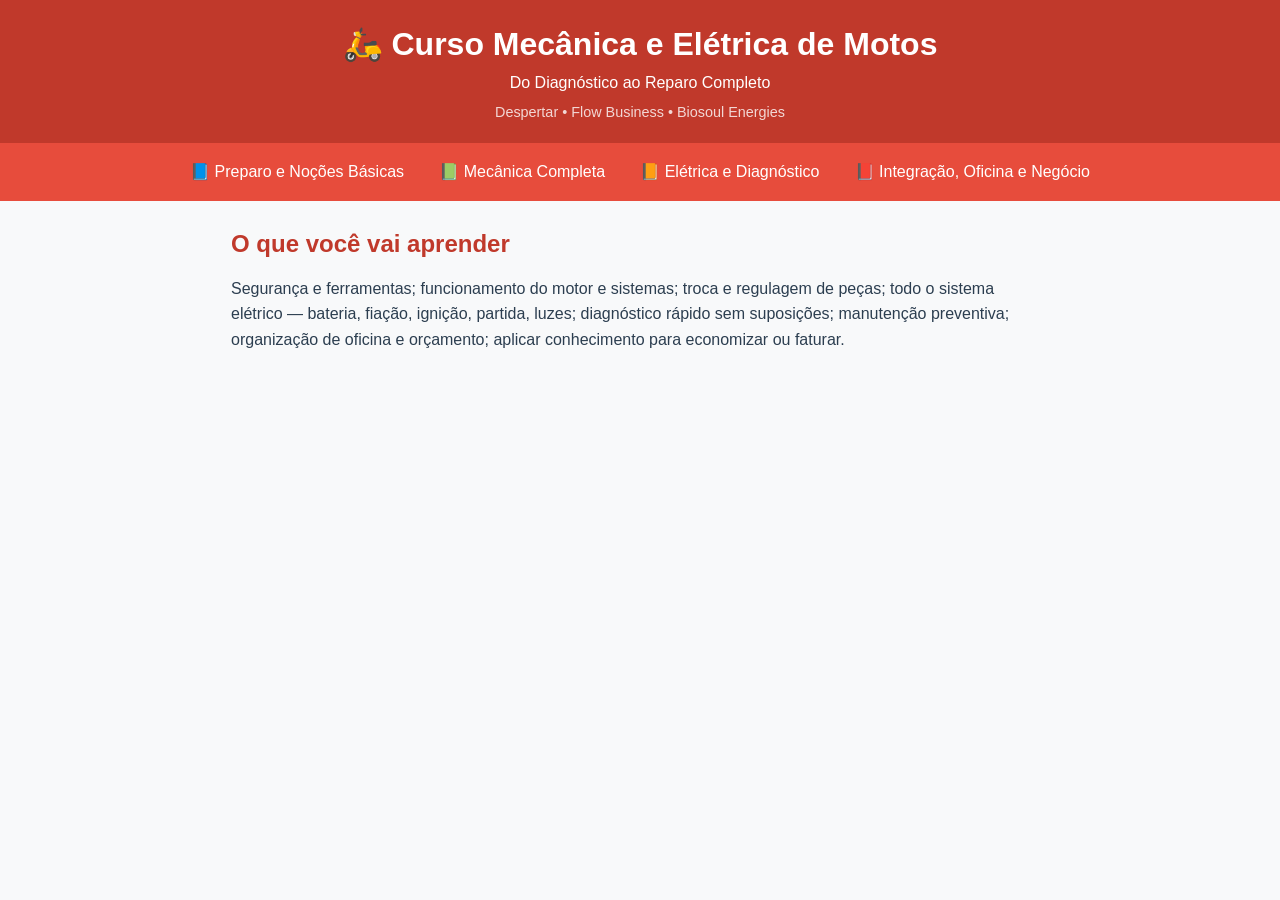
<file: index.html>
<!DOCTYPE html>
<html lang="pt-BR">
<head>
<meta charset="UTF-8">
<meta name="viewport" content="width=device-width,initial-scale=1.0">
<title>Mecânica e Elétrica de Motos</title>
<link rel="stylesheet" href="estilo.css">
</head>
<body>
<header>
  <h1>🛵 Curso Mecânica e Elétrica de Motos</h1>
  <p>Do Diagnóstico ao Reparo Completo</p>
  <p class="ecossistema">Despertar • Flow Business • Biosoul Energies</p>
</header>
<nav>
  <ul>
    <li><a href="conteudo.html#mod1">📘 Preparo e Noções Básicas</a></li>
    <li><a href="conteudo.html#mod2">📗 Mecânica Completa</a></li>
    <li><a href="conteudo.html#mod3">📙 Elétrica e Diagnóstico</a></li>
    <li><a href="conteudo.html#mod4">📕 Integração, Oficina e Negócio</a></li>
  </ul>
</nav>
<main>
  <section>
    <h2>O que você vai aprender</h2>
    <p>Segurança e ferramentas; funcionamento do motor e sistemas; troca e regulagem de peças; todo o sistema elétrico — bateria, fiação, ignição, partida, luzes; diagnóstico rápido sem suposições; manutenção preventiva; organização de oficina e orçamento; aplicar conhecimento para economizar ou faturar.</p>
  </section>
</main>
</body>
</html>
</file>
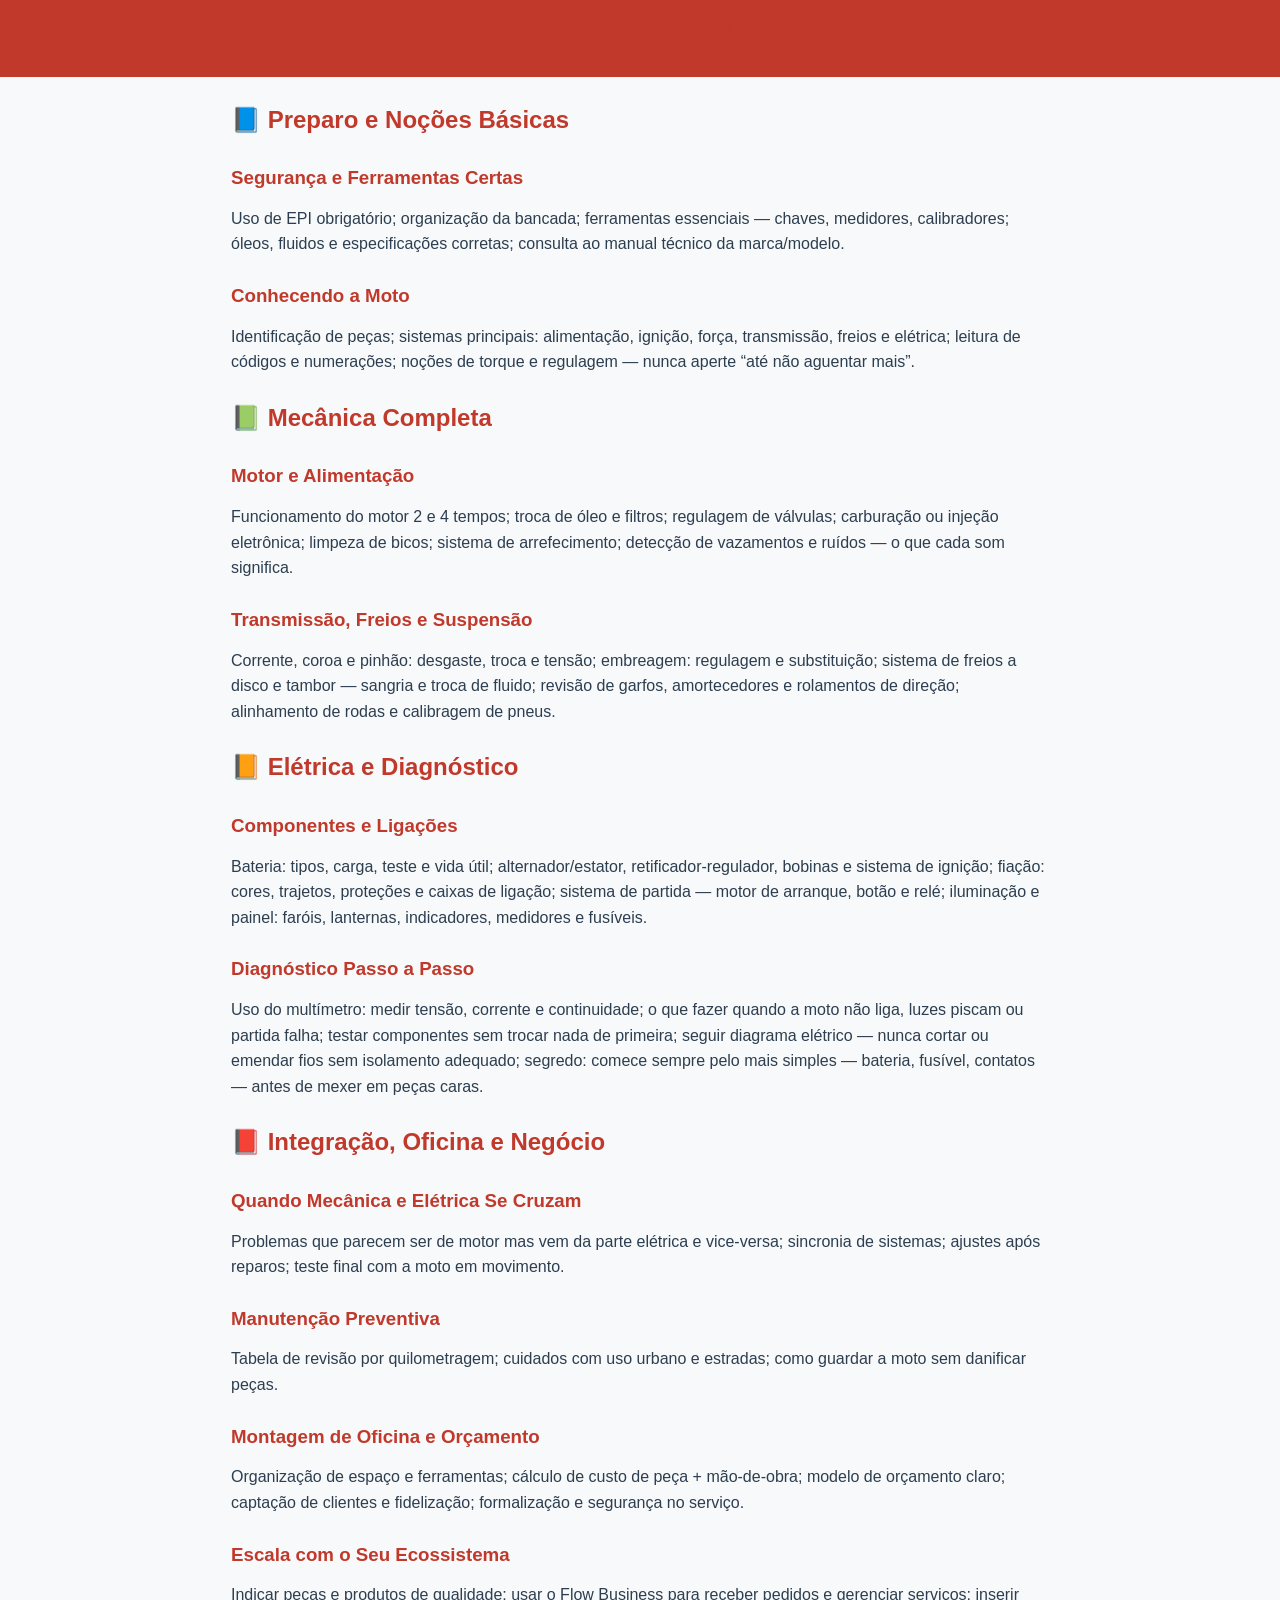
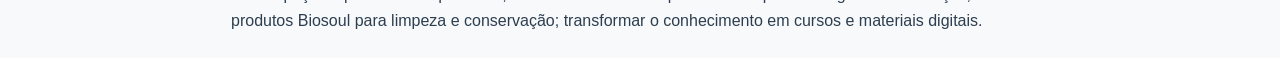
<file: conteudo.html>
<!DOCTYPE html>
<html lang="pt-BR">
<head>
<meta charset="UTF-8">
<meta name="viewport" content="width=device-width,initial-scale=1.0">
<title>Conteúdo — Mecânica e Elétrica de Motos</title>
<link rel="stylesheet" href="estilo.css">
</head>
<body>
<header><a href="index.html" class="voltar">← Voltar à página inicial</a></header>
<main>

<section id="mod1">
<h2>📘 Preparo e Noções Básicas</h2>
<h3>Segurança e Ferramentas Certas</h3>
<p>Uso de EPI obrigatório; organização da bancada; ferramentas essenciais — chaves, medidores, calibradores; óleos, fluidos e especificações corretas; consulta ao manual técnico da marca/modelo.</p>
<h3>Conhecendo a Moto</h3>
<p>Identificação de peças; sistemas principais: alimentação, ignição, força, transmissão, freios e elétrica; leitura de códigos e numerações; noções de torque e regulagem — nunca aperte “até não aguentar mais”.</p>
</section>

<section id="mod2">
<h2>📗 Mecânica Completa</h2>
<h3>Motor e Alimentação</h3>
<p>Funcionamento do motor 2 e 4 tempos; troca de óleo e filtros; regulagem de válvulas; carburação ou injeção eletrônica; limpeza de bicos; sistema de arrefecimento; detecção de vazamentos e ruídos — o que cada som significa.</p>
<h3>Transmissão, Freios e Suspensão</h3>
<p>Corrente, coroa e pinhão: desgaste, troca e tensão; embreagem: regulagem e substituição; sistema de freios a disco e tambor — sangria e troca de fluido; revisão de garfos, amortecedores e rolamentos de direção; alinhamento de rodas e calibragem de pneus.</p>
</section>

<section id="mod3">
<h2>📙 Elétrica e Diagnóstico</h2>
<h3>Componentes e Ligações</h3>
<p>Bateria: tipos, carga, teste e vida útil; alternador/estator, retificador‑regulador, bobinas e sistema de ignição; fiação: cores, trajetos, proteções e caixas de ligação; sistema de partida — motor de arranque, botão e relé; iluminação e painel: faróis, lanternas, indicadores, medidores e fusíveis.</p>
<h3>Diagnóstico Passo a Passo</h3>
<p>Uso do multímetro: medir tensão, corrente e continuidade; o que fazer quando a moto não liga, luzes piscam ou partida falha; testar componentes sem trocar nada de primeira; seguir diagrama elétrico — nunca cortar ou emendar fios sem isolamento adequado; segredo: comece sempre pelo mais simples — bateria, fusível, contatos — antes de mexer em peças caras.</p>
</section>

<section id="mod4">
<h2>📕 Integração, Oficina e Negócio</h2>
<h3>Quando Mecânica e Elétrica Se Cruzam</h3>
<p>Problemas que parecem ser de motor mas vem da parte elétrica e vice‑versa; sincronia de sistemas; ajustes após reparos; teste final com a moto em movimento.</p>
<h3>Manutenção Preventiva</h3>
<p>Tabela de revisão por quilometragem; cuidados com uso urbano e estradas; como guardar a moto sem danificar peças.</p>
<h3>Montagem de Oficina e Orçamento</h3>
<p>Organização de espaço e ferramentas; cálculo de custo de peça + mão‑de‑obra; modelo de orçamento claro; captação de clientes e fidelização; formalização e segurança no serviço.</p>
<h3>Escala com o Seu Ecossistema</h3>
<p>Indicar peças e produtos de qualidade; usar o Flow Business para receber pedidos e gerenciar serviços; inserir produtos Biosoul para limpeza e conservação; transformar o conhecimento em cursos e materiais digitais.</p>
</section>

</main>
</body>
</html>
</file>
<file: estilo.css>
*{box-sizing:border-box;margin:0;padding:0;font-family:Arial,sans-serif;}
body{background:#f8f9fa;color:#2c3e50;line-height:1.6;}
header{background:#C0392B;color:white;padding:1.2rem;text-align:center;}
.ecossistema{font-size:.9rem;opacity:.8;margin-top:.3rem;}
nav{background:#E74C3C;padding:1rem;position:sticky;top:0;z-index:10;}
nav ul{list-style:none;display:flex;flex-wrap:wrap;gap:.8rem;justify-content:center;}
nav a{color:white;text-decoration:none;font-weight:500;padding:.4rem .7rem;border-radius:.4rem;}
nav a:hover{background:#C0392B;}
main{max-width:850px;margin:1.5rem auto;padding:0 1rem;}
h2,h3{color:#C0392B;margin:1.5rem 0 .8rem;scroll-margin-top:6rem;}
.espaco-img{background:#fefbf6;border:1px dashed #E74C3C;padding:2rem;text-align:center;color:#888;margin:1rem 0;border-radius:.6rem;}
ul.detalhe,ol.detalhe{padding-left:1.5rem;margin-bottom:.8rem;}
a.voltar{color:#C0392B;text-decoration:none;font-weight:bold;display:inline-block;margin-bottom:.8rem;}
pre{background:#f4f4f4;padding:1rem;border-radius:.4rem;overflow-x:auto;font-size:.9rem;}
</file>
